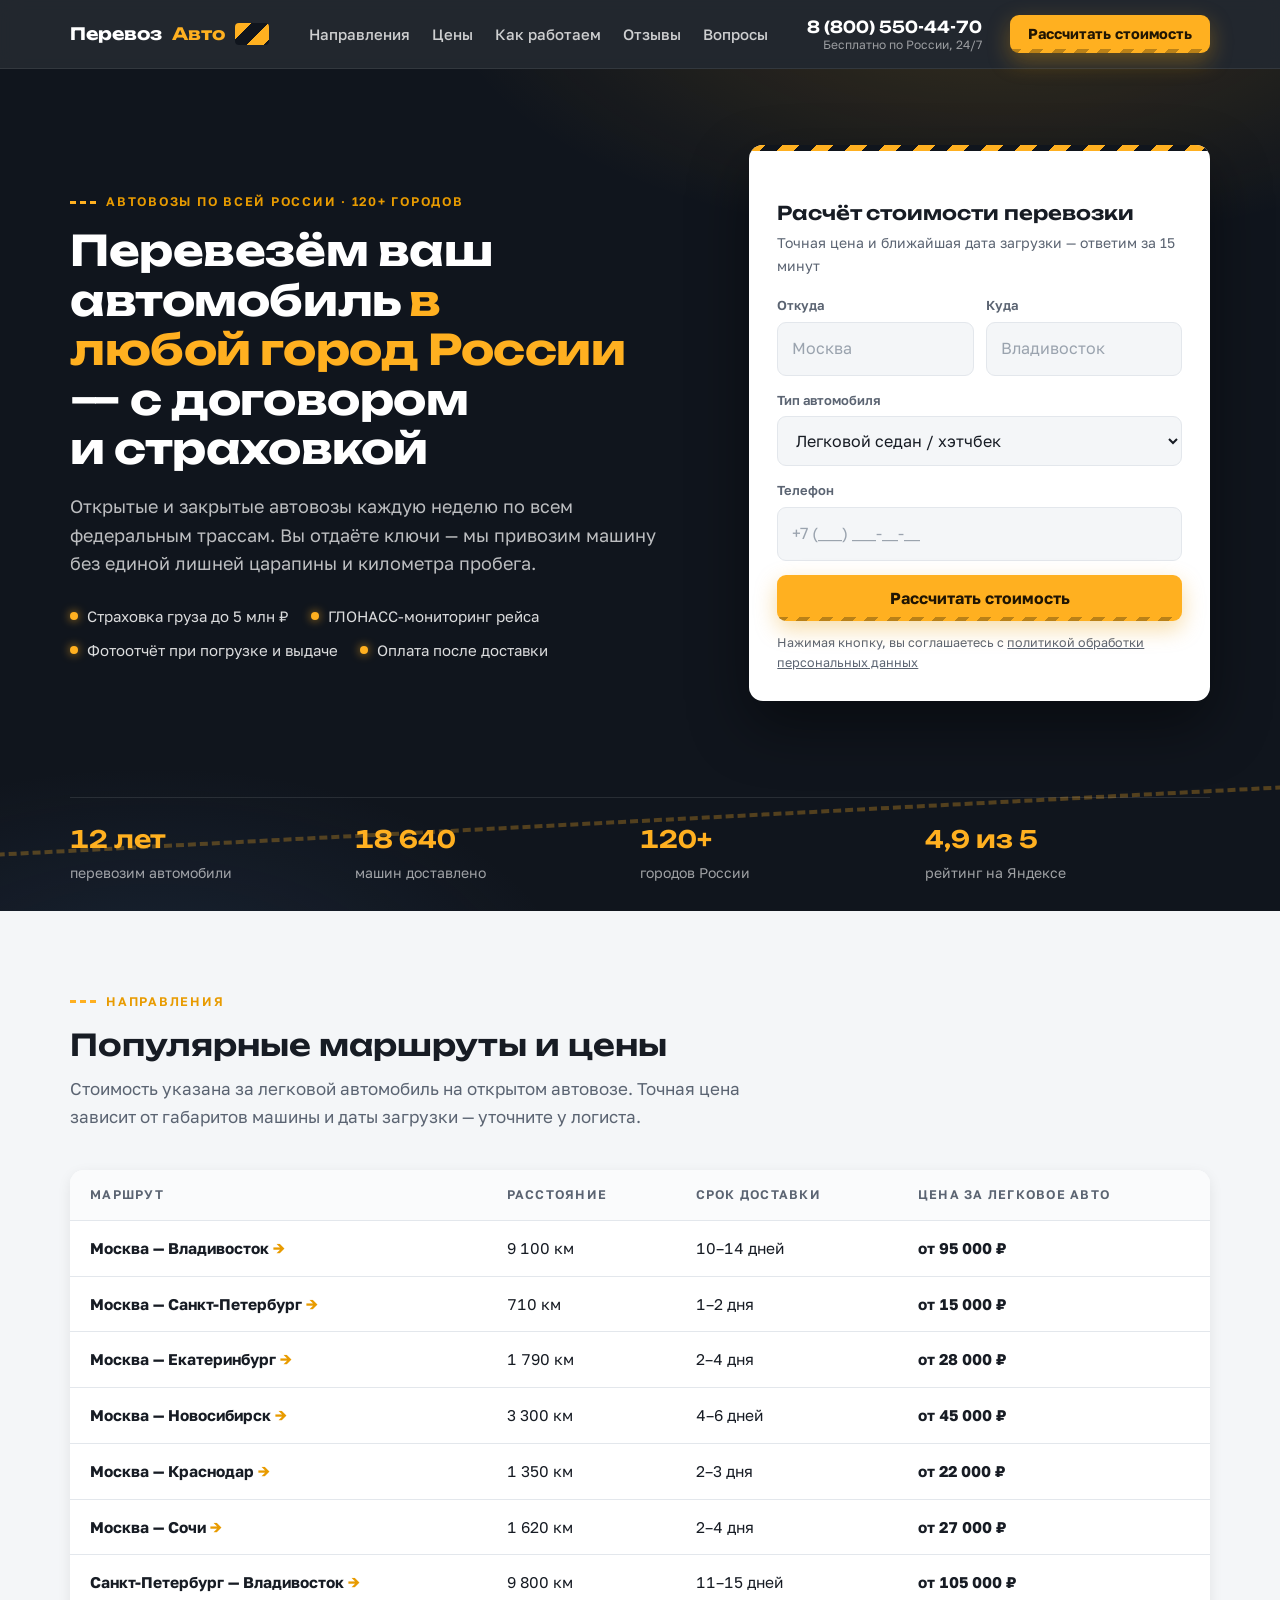
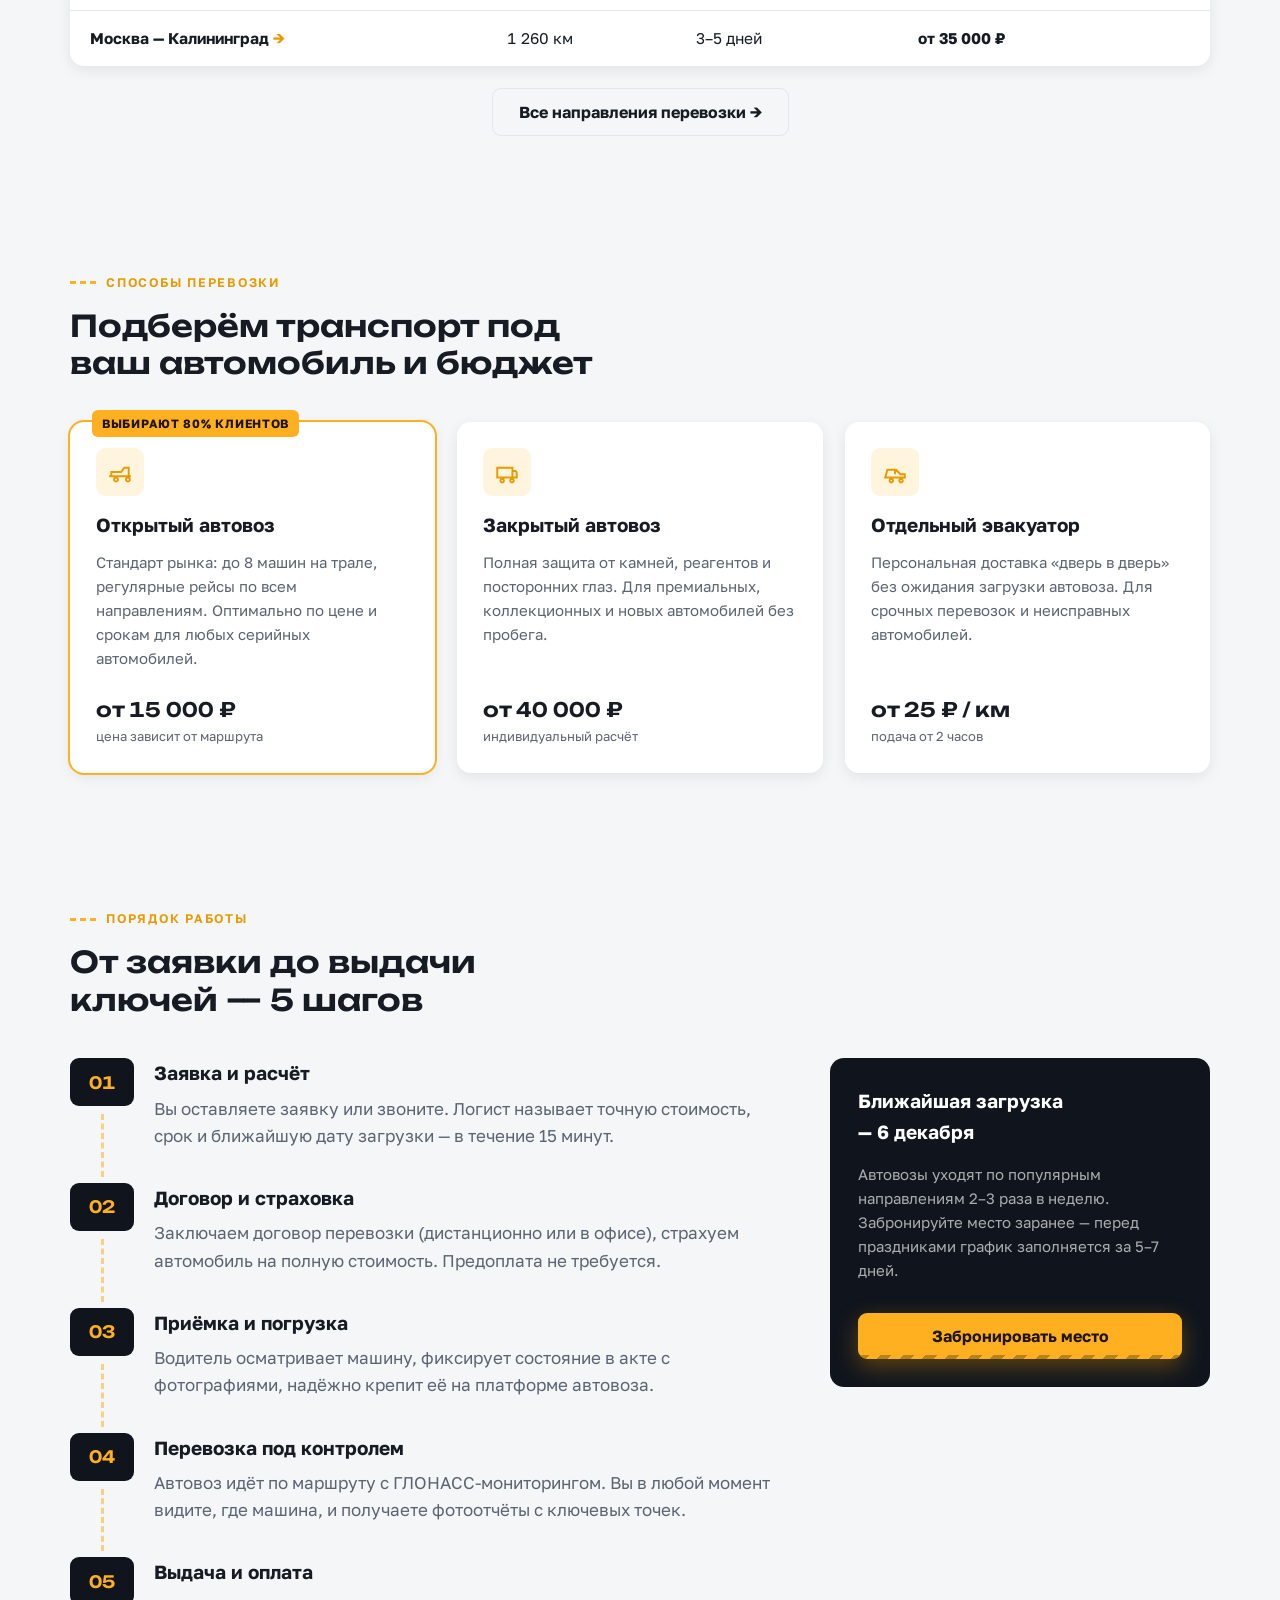
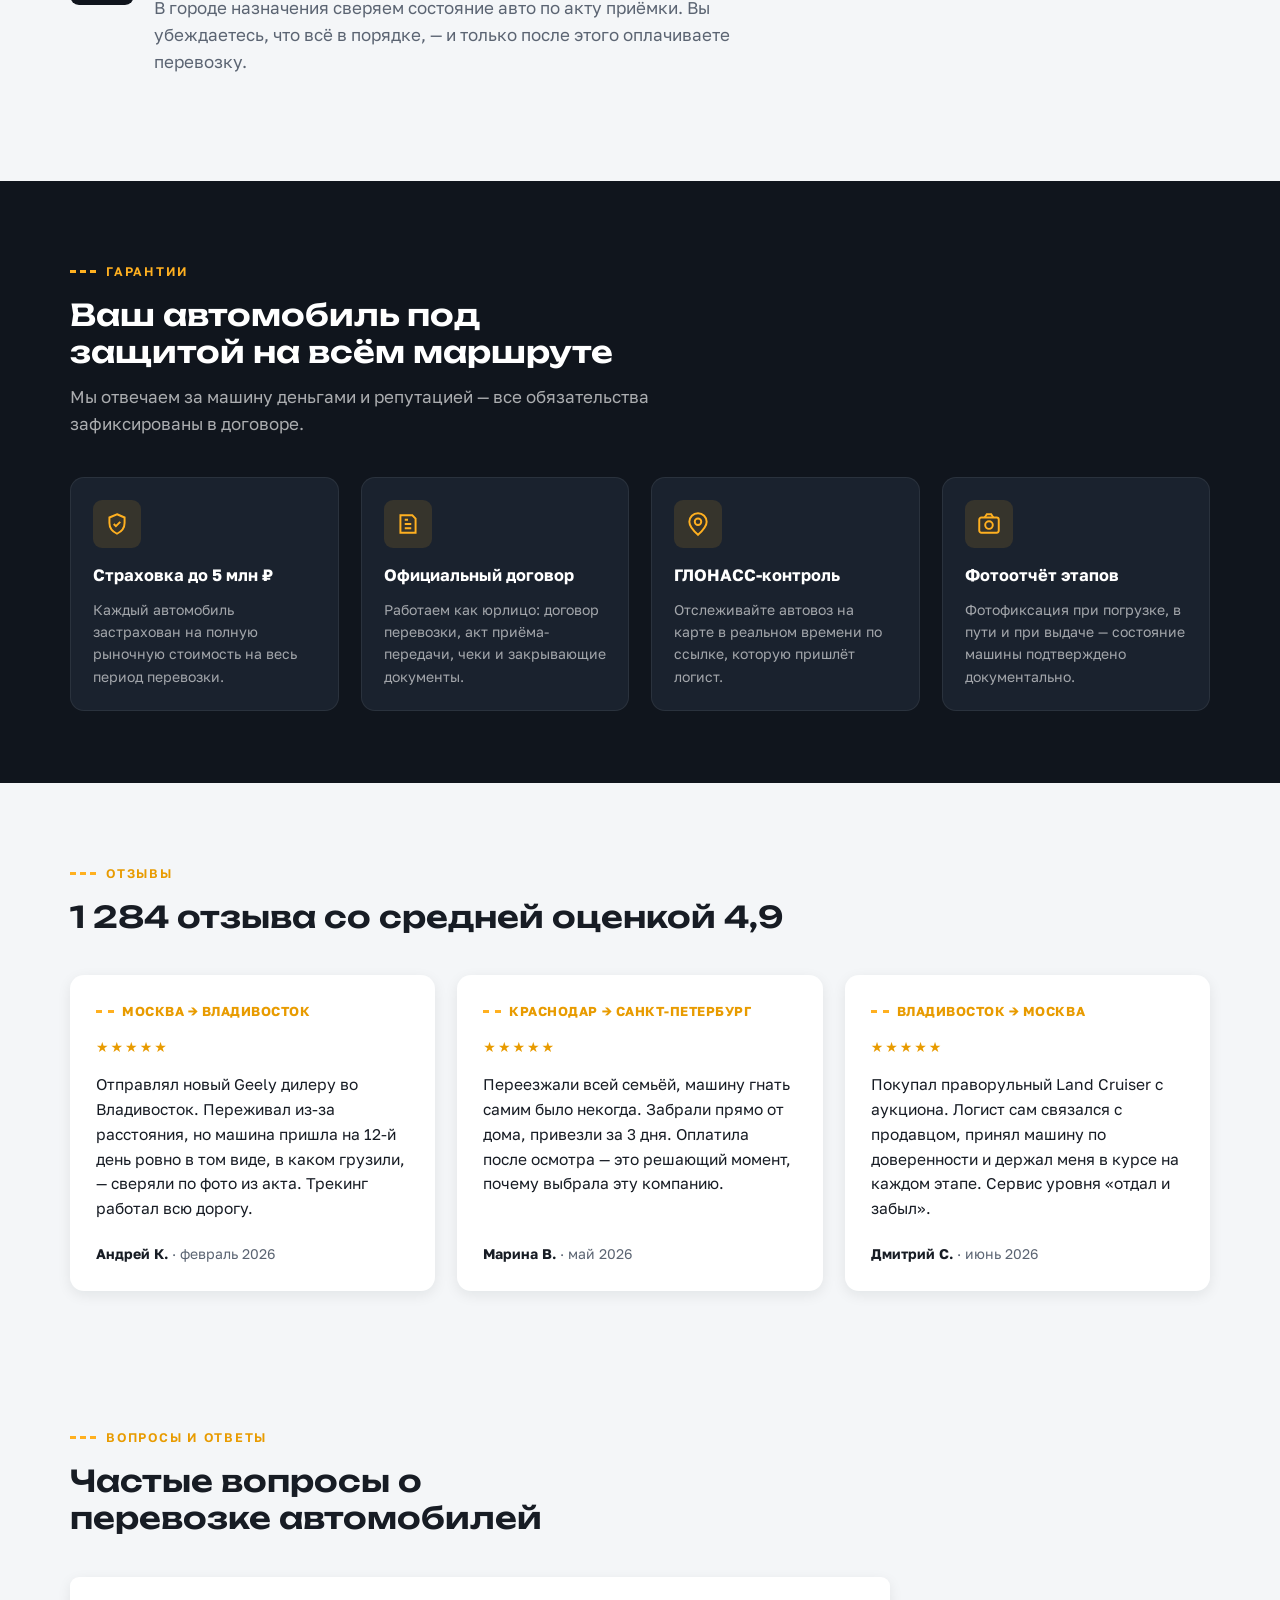
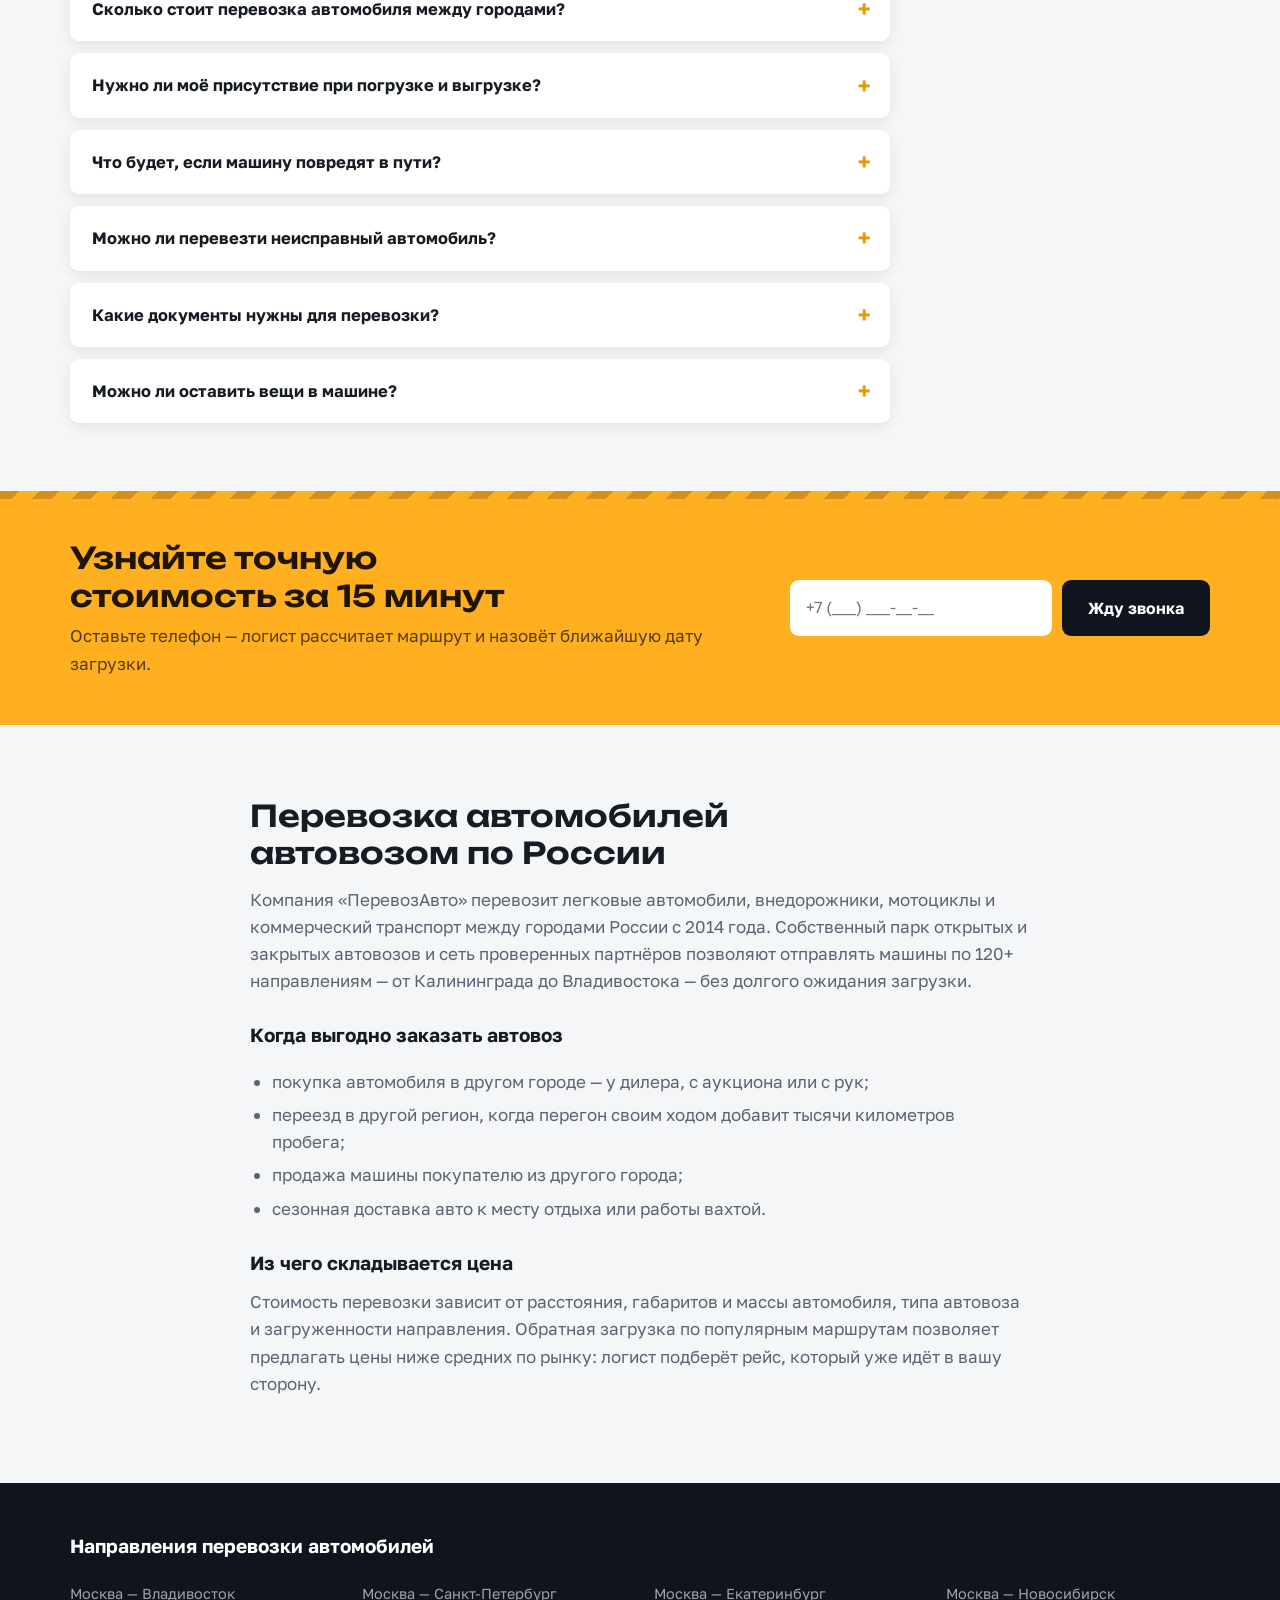
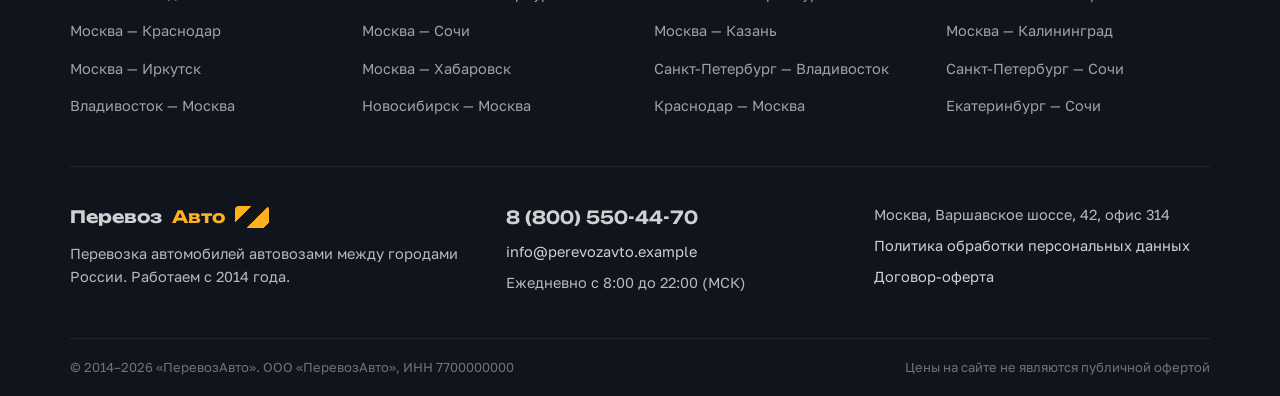
<file: index.html>
<!DOCTYPE html>
<html lang="ru">
<head>
  <meta charset="UTF-8">
  <meta name="viewport" content="width=device-width, initial-scale=1">
  <title>Перевозка автомобилей автовозом по России — цены от 15 000 ₽ | ПеревозАвто</title>
  <meta name="description" content="Перевозка автомобилей автовозом между городами России. Открытые и закрытые автовозы, страховка до 5 млн ₽, договор, ГЛОНАСС-контроль. Рассчитайте стоимость за 15 минут.">
  <link rel="canonical" href="https://perevozavto.example/">
  <meta property="og:title" content="Перевозка автомобилей автовозом по России | ПеревозАвто">
  <meta property="og:description" content="Доставим ваш автомобиль в любой город России. Страховка, договор, фотоотчёт на каждом этапе.">
  <meta property="og:type" content="website">
  <link rel="preconnect" href="https://fonts.googleapis.com">
  <link rel="preconnect" href="https://fonts.gstatic.com" crossorigin>
  <link href="https://fonts.googleapis.com/css2?family=Golos+Text:wght@400;500;600;700&family=Unbounded:wght@500;600;700&display=swap" rel="stylesheet">
  <link rel="stylesheet" href="css/style.css">
  <script type="application/ld+json">
  {
    "@context": "https://schema.org",
    "@type": "MovingCompany",
    "name": "ПеревозАвто",
    "description": "Перевозка автомобилей автовозами между городами России",
    "telephone": "+78005504470",
    "areaServed": "RU",
    "priceRange": "15000-150000 RUB",
    "aggregateRating": {
      "@type": "AggregateRating",
      "ratingValue": "4.9",
      "reviewCount": "1284"
    }
  }
  </script>
</head>
<body>

  <!-- ============ Шапка ============ -->
  <header class="header">
    <div class="container header__in">
      <a class="logo" href="/">Перевоз<b>Авто</b><span class="logo__mark" aria-hidden="true"></span></a>

      <nav class="nav" id="nav" aria-label="Основное меню">
        <a href="#routes">Направления</a>
        <a href="#services">Цены</a>
        <a href="#how">Как работаем</a>
        <a href="#reviews">Отзывы</a>
        <a href="#faq">Вопросы</a>
      </nav>

      <div class="header__phone">
        <a href="tel:+78005504470" class="num">8 (800) 550-44-70</a>
        <small>Бесплатно по России, 24/7</small>
      </div>

      <a class="btn btn--accent" href="#calc">Рассчитать стоимость</a>

      <button class="burger" id="burger" aria-label="Открыть меню" aria-expanded="false" aria-controls="nav">
        <span></span><span></span><span></span>
      </button>
    </div>
  </header>

  <!-- ============ Hero + калькулятор ============ -->
  <section class="hero">
    <div class="container">
      <div class="hero__in">
        <div>
          <div class="eyebrow">Автовозы по всей России · 120+ городов</div>
          <h1 class="h1">Перевезём ваш автомобиль <em>в любой город России</em> — с договором и страховкой</h1>
          <p class="hero__sub">Открытые и закрытые автовозы каждую неделю по всем федеральным трассам. Вы отдаёте ключи — мы привозим машину без единой лишней царапины и километра пробега.</p>
          <ul class="hero__points">
            <li>Страховка груза до 5 млн ₽</li>
            <li>ГЛОНАСС-мониторинг рейса</li>
            <li>Фотоотчёт при погрузке и выдаче</li>
            <li>Оплата после доставки</li>
          </ul>
        </div>

        <!-- Форма-калькулятор: главный конверсионный элемент -->
        <div class="calc" id="calc">
          <div class="calc__hazard" aria-hidden="true"></div>
          <div class="calc__body">
            <p class="calc__title">Расчёт стоимости перевозки</p>
            <p class="calc__note">Точная цена и ближайшая дата загрузки — ответим за 15 минут</p>
            <form data-lead-form>
              <div class="field-row">
                <div class="field">
                  <label for="city-from">Откуда</label>
                  <input id="city-from" name="city_from" list="cities" placeholder="Москва" required autocomplete="off">
                </div>
                <div class="field">
                  <label for="city-to">Куда</label>
                  <input id="city-to" name="city_to" list="cities" placeholder="Владивосток" required autocomplete="off">
                </div>
              </div>
              <div class="field">
                <label for="car-type">Тип автомобиля</label>
                <select id="car-type" name="car_type">
                  <option>Легковой седан / хэтчбек</option>
                  <option>Кроссовер / внедорожник</option>
                  <option>Минивэн / микроавтобус</option>
                  <option>Пикап</option>
                  <option>Мотоцикл / квадроцикл</option>
                  <option>Другое</option>
                </select>
              </div>
              <div class="field">
                <label for="phone">Телефон</label>
                <input id="phone" name="phone" type="tel" inputmode="tel" placeholder="+7 (___) ___-__-__" required>
              </div>
              <button type="submit" class="btn btn--accent btn--block">Рассчитать стоимость</button>
              <p class="calc__legal">Нажимая кнопку, вы соглашаетесь с <a href="#">политикой обработки персональных данных</a></p>
            </form>
          </div>
          <div class="calc__success" role="status">
            <p class="h3">Заявка принята ✓</p>
            <p>Логист уже считает ваш маршрут. Перезвоним в течение 15 минут в рабочее время.</p>
          </div>
        </div>
      </div>

      <div class="hero__stats">
        <div><b class="num">12 лет</b><span>перевозим автомобили</span></div>
        <div><b class="num">18 640</b><span>машин доставлено</span></div>
        <div><b class="num">120+</b><span>городов России</span></div>
        <div><b class="num">4,9 из 5</b><span>рейтинг на Яндексе</span></div>
      </div>
    </div>

    <datalist id="cities">
      <option value="Москва"></option>
      <option value="Санкт-Петербург"></option>
      <option value="Владивосток"></option>
      <option value="Новосибирск"></option>
      <option value="Екатеринбург"></option>
      <option value="Краснодар"></option>
      <option value="Сочи"></option>
      <option value="Казань"></option>
      <option value="Иркутск"></option>
      <option value="Хабаровск"></option>
      <option value="Калининград"></option>
      <option value="Челябинск"></option>
    </datalist>
  </section>

  <!-- ============ Популярные направления ============ -->
  <section class="section" id="routes">
    <div class="container">
      <div class="section-head">
        <div class="eyebrow">Направления</div>
        <h2 class="h2">Популярные маршруты и цены</h2>
        <p class="lead">Стоимость указана за легковой автомобиль на открытом автовозе. Точная цена зависит от габаритов машины и даты загрузки — уточните у логиста.</p>
      </div>

      <div class="routes-table-wrap">
        <table class="routes-table">
          <thead>
            <tr>
              <th scope="col">Маршрут</th>
              <th scope="col">Расстояние</th>
              <th scope="col">Срок доставки</th>
              <th scope="col">Цена за легковое авто</th>
            </tr>
          </thead>
          <tbody>
            <tr>
              <td><a class="route-link" href="avtovoz-moskva-vladivostok.html">Москва — Владивосток</a></td>
              <td>9 100 км</td>
              <td>10–14 дней</td>
              <td class="price">от 95 000 ₽</td>
            </tr>
            <tr>
              <td><a class="route-link" href="#">Москва — Санкт-Петербург</a></td>
              <td>710 км</td>
              <td>1–2 дня</td>
              <td class="price">от 15 000 ₽</td>
            </tr>
            <tr>
              <td><a class="route-link" href="#">Москва — Екатеринбург</a></td>
              <td>1 790 км</td>
              <td>2–4 дня</td>
              <td class="price">от 28 000 ₽</td>
            </tr>
            <tr>
              <td><a class="route-link" href="#">Москва — Новосибирск</a></td>
              <td>3 300 км</td>
              <td>4–6 дней</td>
              <td class="price">от 45 000 ₽</td>
            </tr>
            <tr>
              <td><a class="route-link" href="#">Москва — Краснодар</a></td>
              <td>1 350 км</td>
              <td>2–3 дня</td>
              <td class="price">от 22 000 ₽</td>
            </tr>
            <tr>
              <td><a class="route-link" href="#">Москва — Сочи</a></td>
              <td>1 620 км</td>
              <td>2–4 дня</td>
              <td class="price">от 27 000 ₽</td>
            </tr>
            <tr>
              <td><a class="route-link" href="#">Санкт-Петербург — Владивосток</a></td>
              <td>9 800 км</td>
              <td>11–15 дней</td>
              <td class="price">от 105 000 ₽</td>
            </tr>
            <tr>
              <td><a class="route-link" href="#">Москва — Калининград</a></td>
              <td>1 260 км</td>
              <td>3–5 дней</td>
              <td class="price">от 35 000 ₽</td>
            </tr>
          </tbody>
        </table>
      </div>

      <div class="routes-more">
        <a class="btn btn--ghost" href="#footer-routes">Все направления перевозки →</a>
      </div>
    </div>
  </section>

  <!-- ============ Типы перевозки ============ -->
  <section class="section section--tight" id="services">
    <div class="container">
      <div class="section-head">
        <div class="eyebrow">Способы перевозки</div>
        <h2 class="h2">Подберём транспорт под ваш автомобиль и бюджет</h2>
      </div>

      <div class="cards">
        <article class="card card--featured">
          <span class="card__tag">Выбирают 80% клиентов</span>
          <div class="card__icon" aria-hidden="true">
            <svg viewBox="0 0 24 24" fill="none" stroke="currentColor" stroke-width="1.8"><path d="M2 16h20M4 16v-4h9l3-4h4v8M6.5 19a1.8 1.8 0 1 0 0-.01M17.5 19a1.8 1.8 0 1 0 0-.01"/></svg>
          </div>
          <h3 class="h3">Открытый автовоз</h3>
          <p>Стандарт рынка: до 8 машин на трале, регулярные рейсы по всем направлениям. Оптимально по цене и срокам для любых серийных автомобилей.</p>
          <div class="card__price num">от 15 000 ₽<small>цена зависит от маршрута</small></div>
        </article>

        <article class="card">
          <div class="card__icon" aria-hidden="true">
            <svg viewBox="0 0 24 24" fill="none" stroke="currentColor" stroke-width="1.8"><path d="M3 8h14v9H3zM17 11h3l1 2v4h-4M6 20a1.6 1.6 0 1 0 0-.01M15 20a1.6 1.6 0 1 0 0-.01"/></svg>
          </div>
          <h3 class="h3">Закрытый автовоз</h3>
          <p>Полная защита от камней, реагентов и посторонних глаз. Для премиальных, коллекционных и новых автомобилей без пробега.</p>
          <div class="card__price num">от 40 000 ₽<small>индивидуальный расчёт</small></div>
        </article>

        <article class="card">
          <div class="card__icon" aria-hidden="true">
            <svg viewBox="0 0 24 24" fill="none" stroke="currentColor" stroke-width="1.8"><path d="M2 17h20M3 17l2-7h8l4 4h4v3M7 20a1.6 1.6 0 1 0 0-.01M16 20a1.6 1.6 0 1 0 0-.01M12 10v4"/></svg>
          </div>
          <h3 class="h3">Отдельный эвакуатор</h3>
          <p>Персональная доставка «дверь в дверь» без ожидания загрузки автовоза. Для срочных перевозок и неисправных автомобилей.</p>
          <div class="card__price num">от 25 ₽ / км<small>подача от 2 часов</small></div>
        </article>
      </div>
    </div>
  </section>

  <!-- ============ Как работаем ============ -->
  <section class="section" id="how">
    <div class="container">
      <div class="section-head">
        <div class="eyebrow">Порядок работы</div>
        <h2 class="h2">От заявки до выдачи ключей — 5 шагов</h2>
      </div>

      <div class="steps-grid">
        <ol class="steps">
          <li class="step">
            <div class="step__pin num" aria-hidden="true">01</div>
            <div class="step__body">
              <h3 class="h3">Заявка и расчёт</h3>
              <p>Вы оставляете заявку или звоните. Логист называет точную стоимость, срок и ближайшую дату загрузки — в течение 15 минут.</p>
            </div>
          </li>
          <li class="step">
            <div class="step__pin num" aria-hidden="true">02</div>
            <div class="step__body">
              <h3 class="h3">Договор и страховка</h3>
              <p>Заключаем договор перевозки (дистанционно или в офисе), страхуем автомобиль на полную стоимость. Предоплата не требуется.</p>
            </div>
          </li>
          <li class="step">
            <div class="step__pin num" aria-hidden="true">03</div>
            <div class="step__body">
              <h3 class="h3">Приёмка и погрузка</h3>
              <p>Водитель осматривает машину, фиксирует состояние в акте с фотографиями, надёжно крепит её на платформе автовоза.</p>
            </div>
          </li>
          <li class="step">
            <div class="step__pin num" aria-hidden="true">04</div>
            <div class="step__body">
              <h3 class="h3">Перевозка под контролем</h3>
              <p>Автовоз идёт по маршруту с ГЛОНАСС-мониторингом. Вы в любой момент видите, где машина, и получаете фотоотчёты с ключевых точек.</p>
            </div>
          </li>
          <li class="step">
            <div class="step__pin num" aria-hidden="true">05</div>
            <div class="step__body">
              <h3 class="h3">Выдача и оплата</h3>
              <p>В городе назначения сверяем состояние авто по акту приёмки. Вы убеждаетесь, что всё в порядке, — и только после этого оплачиваете перевозку.</p>
            </div>
          </li>
        </ol>

        <aside class="steps-aside">
          <h3 class="h3">Ближайшая загрузка — <span data-next-load>уточняется</span></h3>
          <p>Автовозы уходят по популярным направлениям 2–3 раза в неделю. Забронируйте место заранее — перед праздниками график заполняется за 5–7 дней.</p>
          <a class="btn btn--accent btn--block" href="#calc">Забронировать место</a>
        </aside>
      </div>
    </div>
  </section>

  <!-- ============ Гарантии ============ -->
  <section class="section assure">
    <div class="container">
      <div class="section-head">
        <div class="eyebrow">Гарантии</div>
        <h2 class="h2">Ваш автомобиль под защитой на всём маршруте</h2>
        <p class="lead">Мы отвечаем за машину деньгами и репутацией — все обязательства зафиксированы в договоре.</p>
      </div>

      <div class="cards cards--4">
        <article class="card">
          <div class="card__icon" aria-hidden="true">
            <svg viewBox="0 0 24 24" fill="none" stroke="currentColor" stroke-width="1.8"><path d="M12 3l7 3v5c0 4.5-3 8-7 10-4-2-7-5.5-7-10V6z"/><path d="M9 12l2 2 4-4"/></svg>
          </div>
          <h3 class="h3">Страховка до 5 млн ₽</h3>
          <p>Каждый автомобиль застрахован на полную рыночную стоимость на весь период перевозки.</p>
        </article>
        <article class="card">
          <div class="card__icon" aria-hidden="true">
            <svg viewBox="0 0 24 24" fill="none" stroke="currentColor" stroke-width="1.8"><path d="M5 4h11l3 3v13H5z"/><path d="M9 12h6M9 16h6M9 8h3"/></svg>
          </div>
          <h3 class="h3">Официальный договор</h3>
          <p>Работаем как юрлицо: договор перевозки, акт приёма-передачи, чеки и закрывающие документы.</p>
        </article>
        <article class="card">
          <div class="card__icon" aria-hidden="true">
            <svg viewBox="0 0 24 24" fill="none" stroke="currentColor" stroke-width="1.8"><circle cx="12" cy="10" r="3"/><path d="M12 2a8 8 0 0 1 8 8c0 5-8 12-8 12S4 15 4 10a8 8 0 0 1 8-8z"/></svg>
          </div>
          <h3 class="h3">ГЛОНАСС-контроль</h3>
          <p>Отслеживайте автовоз на карте в реальном времени по ссылке, которую пришлёт логист.</p>
        </article>
        <article class="card">
          <div class="card__icon" aria-hidden="true">
            <svg viewBox="0 0 24 24" fill="none" stroke="currentColor" stroke-width="1.8"><rect x="3" y="6" width="18" height="14" rx="2"/><path d="M8 6l2-3h4l2 3"/><circle cx="12" cy="13" r="3.5"/></svg>
          </div>
          <h3 class="h3">Фотоотчёт этапов</h3>
          <p>Фотофиксация при погрузке, в пути и при выдаче — состояние машины подтверждено документально.</p>
        </article>
      </div>
    </div>
  </section>

  <!-- ============ Отзывы ============ -->
  <section class="section" id="reviews">
    <div class="container">
      <div class="section-head">
        <div class="eyebrow">Отзывы</div>
        <h2 class="h2">1 284 отзыва со средней оценкой 4,9</h2>
      </div>

      <div class="cards">
        <article class="card review">
          <span class="review__route">Москва → Владивосток</span>
          <div class="review__stars" aria-label="Оценка 5 из 5">★★★★★</div>
          <p>Отправлял новый Geely дилеру во Владивосток. Переживал из-за расстояния, но машина пришла на 12-й день ровно в том виде, в каком грузили, — сверяли по фото из акта. Трекинг работал всю дорогу.</p>
          <div class="review__who"><b>Андрей К.</b> · февраль 2026</div>
        </article>
        <article class="card review">
          <span class="review__route">Краснодар → Санкт-Петербург</span>
          <div class="review__stars" aria-label="Оценка 5 из 5">★★★★★</div>
          <p>Переезжали всей семьёй, машину гнать самим было некогда. Забрали прямо от дома, привезли за 3 дня. Оплатила после осмотра — это решающий момент, почему выбрала эту компанию.</p>
          <div class="review__who"><b>Марина В.</b> · май 2026</div>
        </article>
        <article class="card review">
          <span class="review__route">Владивосток → Москва</span>
          <div class="review__stars" aria-label="Оценка 5 из 5">★★★★★</div>
          <p>Покупал праворульный Land Cruiser с аукциона. Логист сам связался с продавцом, принял машину по доверенности и держал меня в курсе на каждом этапе. Сервис уровня «отдал и забыл».</p>
          <div class="review__who"><b>Дмитрий С.</b> · июнь 2026</div>
        </article>
      </div>
    </div>
  </section>

  <!-- ============ FAQ ============ -->
  <section class="section section--tight" id="faq">
    <div class="container">
      <div class="section-head">
        <div class="eyebrow">Вопросы и ответы</div>
        <h2 class="h2">Частые вопросы о перевозке автомобилей</h2>
      </div>

      <div class="faq">
        <details>
          <summary>Сколько стоит перевозка автомобиля между городами?</summary>
          <div>
            <p>Цена зависит от маршрута, габаритов автомобиля и типа автовоза. Ориентиры: Москва — Санкт-Петербург от 15 000 ₽, Москва — Екатеринбург от 28 000 ₽, Москва — Владивосток от 95 000 ₽. Точную стоимость логист назовёт за 15 минут после заявки.</p>
          </div>
        </details>
        <details>
          <summary>Нужно ли моё присутствие при погрузке и выгрузке?</summary>
          <div>
            <p>Нет. Передать и принять автомобиль может любой человек по простой доверенности — родственник, покупатель, менеджер автосалона. Мы часто забираем машины прямо с аукционов и у дилеров.</p>
          </div>
        </details>
        <details>
          <summary>Что будет, если машину повредят в пути?</summary>
          <div>
            <p>Каждый автомобиль застрахован на полную стоимость, а его состояние зафиксировано в акте с фотографиями при погрузке. Любое расхождение при выдаче — страховой случай, ущерб компенсируется страховой компанией.</p>
          </div>
        </details>
        <details>
          <summary>Можно ли перевезти неисправный автомобиль?</summary>
          <div>
            <p>Да, если автомобиль катится и управляется — погрузим лебёдкой без доплат по большинству направлений. Для полностью обездвиженных машин подберём эвакуатор или автовоз с гидробортом.</p>
          </div>
        </details>
        <details>
          <summary>Какие документы нужны для перевозки?</summary>
          <div>
            <p>Достаточно СТС или ПТС (можно копию) и вашего паспорта. Автомобиль перевозится как груз, поэтому ОСАГО и присутствие владельца не требуются.</p>
          </div>
        </details>
        <details>
          <summary>Можно ли оставить вещи в машине?</summary>
          <div>
            <p>Да, в багажнике и салоне можно перевезти до 100 кг личных вещей бесплатно. Ценности и документы рекомендуем не оставлять — они не покрываются страховкой груза.</p>
          </div>
        </details>
      </div>
    </div>
  </section>

  <script type="application/ld+json">
  {
    "@context": "https://schema.org",
    "@type": "FAQPage",
    "mainEntity": [
      {
        "@type": "Question",
        "name": "Сколько стоит перевозка автомобиля между городами?",
        "acceptedAnswer": { "@type": "Answer", "text": "Цена зависит от маршрута, габаритов автомобиля и типа автовоза. Москва — Санкт-Петербург от 15 000 ₽, Москва — Екатеринбург от 28 000 ₽, Москва — Владивосток от 95 000 ₽." }
      },
      {
        "@type": "Question",
        "name": "Нужно ли моё присутствие при погрузке и выгрузке?",
        "acceptedAnswer": { "@type": "Answer", "text": "Нет, передать и принять автомобиль может любой человек по простой доверенности." }
      },
      {
        "@type": "Question",
        "name": "Что будет, если машину повредят в пути?",
        "acceptedAnswer": { "@type": "Answer", "text": "Каждый автомобиль застрахован на полную стоимость, состояние фиксируется в акте с фото. Ущерб компенсирует страховая компания." }
      },
      {
        "@type": "Question",
        "name": "Можно ли перевезти неисправный автомобиль?",
        "acceptedAnswer": { "@type": "Answer", "text": "Да, если автомобиль катится — погрузим лебёдкой. Для обездвиженных машин подберём эвакуатор или автовоз с гидробортом." }
      }
    ]
  }
  </script>

  <!-- ============ CTA-полоса ============ -->
  <section class="cta-band">
    <div class="container cta-band__in">
      <div>
        <h2 class="h2">Узнайте точную стоимость за 15 минут</h2>
        <p>Оставьте телефон — логист рассчитает маршрут и назовёт ближайшую дату загрузки.</p>
      </div>
      <form class="cta-band__form" data-lead-form>
        <label class="visually-hidden" for="cta-phone" hidden>Телефон</label>
        <input id="cta-phone" name="phone" type="tel" inputmode="tel" placeholder="+7 (___) ___-__-__" required>
        <button type="submit" class="btn">Жду звонка</button>
      </form>
    </div>
  </section>

  <!-- ============ SEO-текст ============ -->
  <section class="section">
    <div class="container seo-text">
      <h2 class="h2">Перевозка автомобилей автовозом по России</h2>
      <p>Компания «ПеревозАвто» перевозит легковые автомобили, внедорожники, мотоциклы и коммерческий транспорт между городами России с 2014 года. Собственный парк открытых и закрытых автовозов и сеть проверенных партнёров позволяют отправлять машины по 120+ направлениям — от Калининграда до Владивостока — без долгого ожидания загрузки.</p>
      <h3 class="h3">Когда выгодно заказать автовоз</h3>
      <ul>
        <li>покупка автомобиля в другом городе — у дилера, с аукциона или с рук;</li>
        <li>переезд в другой регион, когда перегон своим ходом добавит тысячи километров пробега;</li>
        <li>продажа машины покупателю из другого города;</li>
        <li>сезонная доставка авто к месту отдыха или работы вахтой.</li>
      </ul>
      <h3 class="h3">Из чего складывается цена</h3>
      <p>Стоимость перевозки зависит от расстояния, габаритов и массы автомобиля, типа автовоза и загруженности направления. Обратная загрузка по популярным маршрутам позволяет предлагать цены ниже средних по рынку: логист подберёт рейс, который уже идёт в вашу сторону.</p>
    </div>
  </section>

  <!-- ============ Футер ============ -->
  <footer class="footer">
    <div class="container">
      <div class="footer__routes" id="footer-routes">
        <h3 class="h3">Направления перевозки автомобилей</h3>
        <div class="footer__routes-grid">
          <a href="avtovoz-moskva-vladivostok.html">Москва — Владивосток</a>
          <a href="#">Москва — Санкт-Петербург</a>
          <a href="#">Москва — Екатеринбург</a>
          <a href="#">Москва — Новосибирск</a>
          <a href="#">Москва — Краснодар</a>
          <a href="#">Москва — Сочи</a>
          <a href="#">Москва — Казань</a>
          <a href="#">Москва — Калининград</a>
          <a href="#">Москва — Иркутск</a>
          <a href="#">Москва — Хабаровск</a>
          <a href="#">Санкт-Петербург — Владивосток</a>
          <a href="#">Санкт-Петербург — Сочи</a>
          <a href="#">Владивосток — Москва</a>
          <a href="#">Новосибирск — Москва</a>
          <a href="#">Краснодар — Москва</a>
          <a href="#">Екатеринбург — Сочи</a>
        </div>
      </div>

      <div class="footer__main">
        <div>
          <a class="logo" href="/">Перевоз<b>Авто</b><span class="logo__mark" aria-hidden="true"></span></a>
          <p>Перевозка автомобилей автовозами между городами России. Работаем с 2014 года.</p>
        </div>
        <div>
          <p class="footer__phone num"><a href="tel:+78005504470">8 (800) 550-44-70</a></p>
          <p><a href="mailto:info@perevozavto.example">info@perevozavto.example</a></p>
          <p>Ежедневно с 8:00 до 22:00 (МСК)</p>
        </div>
        <div>
          <p>Москва, Варшавское шоссе, 42, офис 314</p>
          <p><a href="#">Политика обработки персональных данных</a></p>
          <p><a href="#">Договор-оферта</a></p>
        </div>
      </div>

      <div class="footer__bottom">
        <span>© 2014–2026 «ПеревозАвто». ООО «ПеревозАвто», ИНН 7700000000</span>
        <span>Цены на сайте не являются публичной офертой</span>
      </div>
    </div>
  </footer>

  <!-- ============ Липкая мобильная CTA ============ -->
  <div class="sticky-cta">
    <a class="btn btn--call num" href="tel:+78005504470">📞 Позвонить</a>
    <a class="btn btn--accent" href="#calc">Рассчитать стоимость</a>
  </div>

  <script src="js/main.js"></script>
</body>
</html>
</file>
<file: css/style.css>
/* ============================================================
   ПеревозАвто — лендинг перевозки автомобилей между городами
   Концепция: «ночная трасса» — асфальт, янтарная разметка, фары
   ============================================================ */

:root {
  /* Палитра */
  --night: #10151d;        /* мокрый асфальт, hero */
  --night-2: #1a222e;      /* асфальт светлее, карточки на тёмном */
  --night-3: #232d3c;
  --ink: #171c24;          /* основной текст */
  --muted: #5b6472;        /* вторичный текст */
  --paper: #f4f6f8;        /* холодный светлый фон */
  --card: #ffffff;
  --line: #e3e7ec;
  --accent: #ffb020;       /* янтарь: фары, разметка */
  --accent-deep: #e89b00;
  --accent-ink: #201503;   /* текст на янтарном */
  --success: #2e9e5b;
  --danger: #d64545;

  /* Типографика */
  --font-display: 'Unbounded', 'Arial Black', system-ui, sans-serif;
  --font-body: 'Golos Text', 'Segoe UI', system-ui, sans-serif;

  /* Геометрия */
  --radius: 14px;
  --radius-s: 9px;
  --container: 1180px;
  --shadow: 0 10px 34px rgba(16, 21, 29, .10);
  --shadow-s: 0 4px 14px rgba(16, 21, 29, .08);

  /* Сигнальная лента (амбер-штриховка автовоза) */
  --hazard: repeating-linear-gradient(135deg,
      var(--accent) 0 12px, var(--night) 12px 24px);
}

/* ---------- База ---------- */

*, *::before, *::after { box-sizing: border-box; }

html { scroll-behavior: smooth; }
@media (prefers-reduced-motion: reduce) {
  html { scroll-behavior: auto; }
  *, *::before, *::after { animation: none !important; transition: none !important; }
}

body {
  margin: 0;
  font-family: var(--font-body);
  font-size: 17px;
  line-height: 1.6;
  color: var(--ink);
  background: var(--paper);
  -webkit-font-smoothing: antialiased;
}

img { max-width: 100%; display: block; }

a { color: inherit; }
a:focus-visible, button:focus-visible, input:focus-visible, select:focus-visible {
  outline: 3px solid var(--accent);
  outline-offset: 2px;
}

.container {
  max-width: var(--container);
  margin-inline: auto;
  padding-inline: 20px;
}

.section { padding-block: 72px; }
.section--tight { padding-block: 56px; }

/* Заголовки */
h1, h2, h3 { margin: 0; text-wrap: balance; }

.h1 {
  font-family: var(--font-display);
  font-weight: 700;
  font-size: clamp(26px, 4vw, 42px);
  line-height: 1.18;
  letter-spacing: -.01em;
}

.h2 {
  font-family: var(--font-display);
  font-weight: 600;
  font-size: clamp(21px, 2.8vw, 30px);
  line-height: 1.25;
}

.h3 {
  font-family: var(--font-body);
  font-weight: 700;
  font-size: 19px;
}

.eyebrow {
  display: inline-flex;
  align-items: center;
  gap: 10px;
  font-size: 12.5px;
  font-weight: 600;
  letter-spacing: .14em;
  text-transform: uppercase;
  color: var(--accent-deep);
  margin-bottom: 14px;
}
.eyebrow::before {
  content: "";
  width: 26px;
  height: 0;
  border-top: 3px dashed var(--accent);
}

.lead { color: var(--muted); max-width: 62ch; }

.section-head { max-width: 760px; margin-bottom: 40px; }
.section-head .lead { margin-top: 12px; }

.num { font-variant-numeric: tabular-nums; }

/* ---------- Кнопки ---------- */

.btn {
  display: inline-flex;
  align-items: center;
  justify-content: center;
  gap: 10px;
  padding: 15px 26px;
  border: 0;
  border-radius: var(--radius-s);
  font-family: var(--font-body);
  font-size: 16px;
  font-weight: 700;
  line-height: 1;
  text-decoration: none;
  cursor: pointer;
  transition: transform .15s ease, box-shadow .15s ease, background .15s ease;
}
.btn:active { transform: translateY(1px); }

.btn--accent {
  position: relative;
  background: var(--accent);
  color: var(--accent-ink);
  box-shadow: 0 8px 22px rgba(232, 155, 0, .35);
  overflow: hidden;
}
.btn--accent:hover { background: #ffc043; }
/* сигнальная лента по нижней кромке CTA */
.btn--accent::after {
  content: "";
  position: absolute;
  left: 0; right: 0; bottom: 0;
  height: 4px;
  background: repeating-linear-gradient(135deg,
      rgba(23, 18, 3, .85) 0 8px, transparent 8px 16px);
  opacity: .35;
}

.btn--ghost {
  background: transparent;
  color: var(--ink);
  border: 1.5px solid var(--line);
}
.btn--ghost:hover { border-color: var(--muted); }

.btn--ghost-light {
  background: transparent;
  color: #fff;
  border: 1.5px solid rgba(255, 255, 255, .28);
}
.btn--ghost-light:hover { border-color: rgba(255, 255, 255, .6); }

.btn--block { width: 100%; }

/* ---------- Шапка ---------- */

.header {
  position: sticky;
  top: 0;
  z-index: 60;
  background: rgba(16, 21, 29, .92);
  backdrop-filter: blur(10px);
  color: #fff;
  border-bottom: 1px solid rgba(255, 255, 255, .08);
}

.header__in {
  display: flex;
  align-items: center;
  gap: 28px;
  min-height: 68px;
}

.logo {
  display: flex;
  align-items: center;
  gap: 10px;
  font-family: var(--font-display);
  font-weight: 700;
  font-size: 17px;
  color: #fff;
  text-decoration: none;
  white-space: nowrap;
}
.logo__mark {
  width: 34px;
  height: 22px;
  border-radius: 4px;
  background: var(--hazard);
  flex: none;
}
.logo b { color: var(--accent); font-weight: inherit; }

.nav { display: flex; gap: 22px; margin-inline: auto; }
.nav a {
  font-size: 15px;
  font-weight: 500;
  color: rgba(255, 255, 255, .78);
  text-decoration: none;
  padding-block: 6px;
}
.nav a:hover { color: #fff; }

.header__phone {
  text-align: right;
  line-height: 1.25;
  white-space: nowrap;
}
.header__phone a {
  font-family: var(--font-display);
  font-weight: 600;
  font-size: 16.5px;
  color: #fff;
  text-decoration: none;
}
.header__phone a:hover { color: var(--accent); }
.header__phone small {
  display: block;
  font-size: 12px;
  color: rgba(255, 255, 255, .55);
}

.header .btn { padding: 12px 18px; font-size: 14.5px; }

.burger {
  display: none;
  flex-direction: column;
  gap: 5px;
  background: none;
  border: 0;
  padding: 10px;
  cursor: pointer;
}
.burger span {
  width: 24px; height: 2.5px;
  background: #fff;
  border-radius: 2px;
}

/* ---------- Hero: ночная трасса ---------- */

.hero {
  position: relative;
  background:
    radial-gradient(900px 420px at 78% -10%, rgba(255, 176, 32, .17), transparent 62%),
    radial-gradient(700px 380px at 12% 110%, rgba(66, 100, 150, .18), transparent 60%),
    var(--night);
  color: #fff;
  overflow: hidden;
}

/* осевая разметка дороги */
.hero::before {
  content: "";
  position: absolute;
  left: -5%; right: -5%;
  bottom: 88px;
  height: 0;
  border-top: 4px dashed rgba(255, 176, 32, .28);
  transform: rotate(-3deg);
  pointer-events: none;
}

.hero__in {
  position: relative;
  display: grid;
  grid-template-columns: 1.15fr .85fr;
  gap: 56px;
  align-items: center;
  padding-block: 76px 96px;
}

.hero .h1 { color: #fff; }
.hero .h1 em {
  font-style: normal;
  color: var(--accent);
}

.hero__sub {
  margin-top: 18px;
  font-size: 18px;
  color: rgba(255, 255, 255, .72);
  max-width: 54ch;
}

.hero__points {
  list-style: none;
  margin: 26px 0 0;
  padding: 0;
  display: flex;
  flex-wrap: wrap;
  gap: 10px 22px;
}
.hero__points li {
  display: flex;
  align-items: center;
  gap: 9px;
  font-size: 15px;
  color: rgba(255, 255, 255, .85);
}
.hero__points li::before {
  content: "";
  width: 8px; height: 8px;
  border-radius: 50%;
  background: var(--accent);
  box-shadow: 0 0 10px rgba(255, 176, 32, .8);
  flex: none;
}

/* Статистика под hero */
.hero__stats {
  position: relative;
  display: grid;
  grid-template-columns: repeat(4, 1fr);
  border-top: 1px solid rgba(255, 255, 255, .1);
}
.hero__stats > div { padding: 22px 24px 26px 0; }
.hero__stats b {
  display: block;
  font-family: var(--font-display);
  font-weight: 600;
  font-size: 24px;
  color: var(--accent);
  font-variant-numeric: tabular-nums;
}
.hero__stats span { font-size: 14px; color: rgba(255, 255, 255, .6); }

/* ---------- Калькулятор (форма заявки) ---------- */

.calc {
  background: var(--card);
  color: var(--ink);
  border-radius: var(--radius);
  box-shadow: 0 24px 60px rgba(0, 0, 0, .45);
  overflow: hidden;
}
.calc__hazard { height: 6px; background: var(--hazard); }
.calc__body { padding: 28px; }

.calc__title {
  font-family: var(--font-display);
  font-weight: 600;
  font-size: 19px;
  margin-bottom: 4px;
}
.calc__note { font-size: 14px; color: var(--muted); margin: 0 0 18px; }

.field { margin-bottom: 14px; }
.field label {
  display: block;
  font-size: 13px;
  font-weight: 600;
  color: var(--muted);
  margin-bottom: 6px;
}
.field input, .field select {
  width: 100%;
  padding: 13px 14px;
  font: inherit;
  font-size: 16px;
  color: var(--ink);
  background: var(--paper);
  border: 1.5px solid var(--line);
  border-radius: var(--radius-s);
  transition: border-color .15s ease;
}
.field input:focus, .field select:focus { border-color: var(--accent); outline: none; }
.field input::placeholder { color: #9aa3ae; }

.field-row {
  display: grid;
  grid-template-columns: 1fr 1fr;
  gap: 12px;
}

.calc__legal {
  margin: 12px 0 0;
  font-size: 12.5px;
  color: var(--muted);
}
.calc__legal a { color: var(--muted); }

.calc__success {
  display: none;
  padding: 34px 28px;
  text-align: center;
}
.calc__success .h3 { margin-bottom: 8px; }
.calc__success p { color: var(--muted); margin: 0; }
.calc.is-sent .calc__body { display: none; }
.calc.is-sent .calc__success { display: block; }

/* ---------- Маршруты ---------- */

.routes-table-wrap {
  background: var(--card);
  border-radius: var(--radius);
  box-shadow: var(--shadow-s);
  overflow-x: auto;
}

.routes-table {
  width: 100%;
  min-width: 720px;
  border-collapse: collapse;
  font-size: 15.5px;
}
.routes-table th, .routes-table td {
  padding: 15px 20px;
  text-align: left;
  border-bottom: 1px solid var(--line);
}
.routes-table th {
  font-size: 12.5px;
  font-weight: 600;
  letter-spacing: .1em;
  text-transform: uppercase;
  color: var(--muted);
  background: #fafbfc;
}
.routes-table td { font-variant-numeric: tabular-nums; }
.routes-table tr:last-child td { border-bottom: 0; }
.routes-table tr:hover td { background: #fffdf5; }

.routes-table .route-link {
  font-weight: 700;
  text-decoration: none;
  color: var(--ink);
}
.routes-table .route-link:hover { color: var(--accent-deep); }
.routes-table .route-link::after { content: " →"; color: var(--accent-deep); }

.routes-table .price { font-weight: 700; white-space: nowrap; }

.routes-more {
  margin-top: 22px;
  display: flex;
  justify-content: center;
}

/* ---------- Этапы: дорожная линия ---------- */

.steps {
  list-style: none;
  margin: 0;
  padding: 0;
  display: grid;
  gap: 0;
}
.step {
  position: relative;
  display: grid;
  grid-template-columns: 64px 1fr;
  gap: 20px;
  padding-bottom: 34px;
}
/* осевая линия между точками */
.step:not(:last-child)::before {
  content: "";
  position: absolute;
  left: 31px;
  top: 56px;
  bottom: 6px;
  border-left: 3px dashed var(--accent);
  opacity: .55;
}
.step__pin {
  width: 64px; height: 48px;
  border-radius: var(--radius-s);
  background: var(--night);
  color: var(--accent);
  font-family: var(--font-display);
  font-weight: 600;
  font-size: 17px;
  display: flex;
  align-items: center;
  justify-content: center;
  font-variant-numeric: tabular-nums;
}
.step__body .h3 { margin-bottom: 6px; }
.step__body p { margin: 0; color: var(--muted); max-width: 58ch; }

.steps-grid {
  display: grid;
  grid-template-columns: 1fr 380px;
  gap: 56px;
  align-items: start;
}

.steps-aside {
  position: sticky;
  top: 96px;
  background: var(--night);
  color: #fff;
  border-radius: var(--radius);
  padding: 28px;
}
.steps-aside .h3 { color: #fff; margin-bottom: 10px; }
.steps-aside p { color: rgba(255, 255, 255, .65); font-size: 15px; }
.steps-aside .btn { margin-top: 16px; }

/* ---------- Карточки (типы перевозки, гарантии) ---------- */

.cards {
  display: grid;
  grid-template-columns: repeat(3, 1fr);
  gap: 22px;
}

.card {
  background: var(--card);
  border-radius: var(--radius);
  box-shadow: var(--shadow-s);
  padding: 26px;
  display: flex;
  flex-direction: column;
  gap: 10px;
}
.card--featured {
  outline: 2px solid var(--accent);
  position: relative;
}
.card__tag {
  position: absolute;
  top: -12px; left: 22px;
  background: var(--accent);
  color: var(--accent-ink);
  font-size: 12px;
  font-weight: 700;
  letter-spacing: .06em;
  text-transform: uppercase;
  padding: 4px 10px;
  border-radius: 6px;
}
.card .h3 { margin-top: 4px; }
.card p { margin: 0; color: var(--muted); font-size: 15px; }
.card__price {
  margin-top: auto;
  padding-top: 14px;
  font-family: var(--font-display);
  font-weight: 600;
  font-size: 20px;
  font-variant-numeric: tabular-nums;
}
.card__price small {
  display: block;
  font-family: var(--font-body);
  font-weight: 400;
  font-size: 13px;
  color: var(--muted);
}

.card__icon {
  width: 48px; height: 48px;
  border-radius: var(--radius-s);
  background: #fff4dd;
  color: var(--accent-deep);
  display: flex;
  align-items: center;
  justify-content: center;
}
.card__icon svg { width: 26px; height: 26px; }

.cards--4 { grid-template-columns: repeat(4, 1fr); }
.cards--4 .card { padding: 22px; }
.cards--4 .card .h3 { font-size: 16.5px; }
.cards--4 .card p { font-size: 14px; }

/* ---------- Тёмная секция гарантий ---------- */

.assure {
  background: var(--night);
  color: #fff;
}
.assure .h2, .assure .h3 { color: #fff; }
.assure .eyebrow { color: var(--accent); }
.assure .lead { color: rgba(255, 255, 255, .65); }
.assure .card {
  background: var(--night-2);
  box-shadow: none;
  border: 1px solid rgba(255, 255, 255, .07);
}
.assure .card p { color: rgba(255, 255, 255, .6); }
.assure .card__icon { background: rgba(255, 176, 32, .12); color: var(--accent); }

/* ---------- Отзывы ---------- */

.review { gap: 14px; }
.review__route {
  display: inline-flex;
  align-items: center;
  gap: 8px;
  font-size: 13px;
  font-weight: 700;
  color: var(--accent-deep);
  letter-spacing: .04em;
  text-transform: uppercase;
}
.review__route::before {
  content: "";
  width: 18px;
  border-top: 3px dashed var(--accent);
}
.review p { color: var(--ink); font-size: 15.5px; }
.review__who {
  margin-top: auto;
  padding-top: 8px;
  font-size: 14px;
  color: var(--muted);
}
.review__who b { color: var(--ink); }
.review__stars { color: var(--accent-deep); letter-spacing: 2px; font-size: 14px; }

/* ---------- FAQ ---------- */

.faq { max-width: 820px; }
.faq details {
  background: var(--card);
  border-radius: var(--radius-s);
  box-shadow: var(--shadow-s);
  margin-bottom: 12px;
  overflow: hidden;
}
.faq summary {
  list-style: none;
  cursor: pointer;
  padding: 19px 54px 19px 22px;
  font-weight: 700;
  font-size: 16.5px;
  position: relative;
}
.faq summary::-webkit-details-marker { display: none; }
.faq summary::after {
  content: "+";
  position: absolute;
  right: 20px; top: 50%;
  transform: translateY(-50%);
  font-family: var(--font-display);
  font-size: 20px;
  color: var(--accent-deep);
  transition: transform .2s ease;
}
.faq details[open] summary::after { transform: translateY(-50%) rotate(45deg); }
.faq details > div {
  padding: 0 22px 20px;
  color: var(--muted);
  font-size: 15.5px;
}
.faq details > div p { margin: 0 0 10px; }
.faq details > div p:last-child { margin-bottom: 0; }

/* ---------- CTA-полоса ---------- */

.cta-band {
  background: var(--accent);
  color: var(--accent-ink);
  position: relative;
  overflow: hidden;
}
.cta-band::before {
  content: "";
  position: absolute;
  top: 0; left: 0; right: 0;
  height: 8px;
  background: repeating-linear-gradient(135deg,
      rgba(23, 18, 3, .8) 0 14px, transparent 14px 28px);
  opacity: .25;
}
.cta-band__in {
  display: grid;
  grid-template-columns: 1fr auto;
  gap: 32px;
  align-items: center;
  padding-block: 48px;
}
.cta-band .h2 { color: var(--accent-ink); }
.cta-band p { margin: 8px 0 0; color: rgba(32, 21, 3, .75); }
.cta-band__form {
  display: flex;
  gap: 10px;
  min-width: 420px;
}
.cta-band__form input {
  flex: 1;
  padding: 15px 16px;
  font: inherit;
  font-size: 16px;
  border: 0;
  border-radius: var(--radius-s);
  background: #fff;
  color: var(--ink);
}
.cta-band__form .btn {
  background: var(--night);
  color: #fff;
  flex: none;
}
.cta-band__form .btn:hover { background: var(--night-3); }

/* ---------- SEO-текст ---------- */

.seo-text { max-width: 820px; }
.seo-text h2 { margin-bottom: 14px; }
.seo-text h3 { margin: 26px 0 10px; }
.seo-text p { color: var(--muted); margin: 0 0 14px; }
.seo-text ul { color: var(--muted); padding-left: 22px; }
.seo-text li { margin-bottom: 6px; }

/* ---------- Футер ---------- */

.footer {
  background: var(--night);
  color: rgba(255, 255, 255, .7);
  font-size: 14.5px;
}
.footer__routes {
  padding-block: 48px 12px;
  border-bottom: 1px solid rgba(255, 255, 255, .08);
}
.footer__routes .h3 { color: #fff; margin-bottom: 18px; }
.footer__routes-grid {
  display: grid;
  grid-template-columns: repeat(4, 1fr);
  gap: 8px 28px;
  padding-bottom: 34px;
}
.footer__routes-grid a {
  color: rgba(255, 255, 255, .6);
  text-decoration: none;
  padding-block: 3px;
}
.footer__routes-grid a:hover { color: var(--accent); }

.footer__main {
  display: grid;
  grid-template-columns: 1.2fr 1fr 1fr;
  gap: 32px;
  padding-block: 36px;
}
.footer__main .logo { margin-bottom: 12px; }
.footer__main p { margin: 0 0 8px; }
.footer__main a { color: rgba(255, 255, 255, .8); text-decoration: none; }
.footer__main a:hover { color: var(--accent); }
.footer__phone {
  font-family: var(--font-display);
  font-size: 18px;
  font-weight: 600;
}
.footer__bottom {
  border-top: 1px solid rgba(255, 255, 255, .08);
  padding-block: 18px;
  display: flex;
  justify-content: space-between;
  gap: 16px;
  flex-wrap: wrap;
  font-size: 13px;
  color: rgba(255, 255, 255, .4);
}

/* ---------- Липкая мобильная CTA-панель ---------- */

.sticky-cta {
  position: fixed;
  left: 0; right: 0; bottom: 0;
  z-index: 70;
  display: none;
  grid-template-columns: 1fr 1fr;
  gap: 1px;
  background: var(--night);
  padding: 10px 12px calc(10px + env(safe-area-inset-bottom));
  box-shadow: 0 -8px 24px rgba(0, 0, 0, .25);
}
.sticky-cta .btn { padding: 13px 10px; font-size: 14.5px; border-radius: var(--radius-s); }
.sticky-cta .btn--call { background: var(--night-3); color: #fff; margin-right: 8px; }

/* ---------- Страница маршрута ---------- */

.breadcrumbs {
  font-size: 13.5px;
  color: rgba(255, 255, 255, .55);
  margin-bottom: 18px;
}
.breadcrumbs a { color: rgba(255, 255, 255, .55); text-decoration: none; }
.breadcrumbs a:hover { color: var(--accent); }
.breadcrumbs span { color: rgba(255, 255, 255, .85); }

.route-facts {
  display: grid;
  grid-template-columns: repeat(4, 1fr);
  gap: 16px;
  margin-top: -46px;
  position: relative;
  z-index: 5;
}
.route-fact {
  background: var(--card);
  border-radius: var(--radius);
  box-shadow: var(--shadow);
  padding: 20px 22px;
}
.route-fact small {
  display: block;
  font-size: 12.5px;
  font-weight: 600;
  letter-spacing: .1em;
  text-transform: uppercase;
  color: var(--muted);
  margin-bottom: 6px;
}
.route-fact b {
  font-family: var(--font-display);
  font-weight: 600;
  font-size: 20px;
  font-variant-numeric: tabular-nums;
}
.route-fact b em {
  font-style: normal;
  font-size: 14px;
  color: var(--muted);
  font-family: var(--font-body);
}
.route-fact--hot b { color: var(--accent-deep); }

/* лента городов маршрута */
.waypoints {
  display: flex;
  flex-wrap: wrap;
  align-items: center;
  gap: 10px 0;
  padding: 24px 26px;
  background: var(--night);
  color: #fff;
  border-radius: var(--radius);
  font-size: 15px;
  font-weight: 600;
}
.waypoints span { white-space: nowrap; }
.waypoints span:first-child, .waypoints span:last-child { color: var(--accent); }
.waypoints i {
  flex: 1 0 26px;
  min-width: 26px;
  border-top: 3px dashed rgba(255, 176, 32, .5);
  margin-inline: 12px;
}

.prose { max-width: 62ch; }
.prose p { color: var(--muted); margin: 0 0 14px; }

/* ---------- Адаптив ---------- */

@media (max-width: 1024px) {
  .hero__in { grid-template-columns: 1fr; gap: 40px; padding-block: 56px 72px; }
  .hero::before { bottom: auto; top: 46%; }
  .cards, .cards--4 { grid-template-columns: repeat(2, 1fr); }
  .steps-grid { grid-template-columns: 1fr; }
  .steps-aside { position: static; }
  .route-facts { grid-template-columns: repeat(2, 1fr); }
  .footer__routes-grid { grid-template-columns: repeat(3, 1fr); }
}

@media (max-width: 760px) {
  .section { padding-block: 52px; }
  .nav {
    display: none;
    position: absolute;
    top: 100%; left: 0; right: 0;
    flex-direction: column;
    gap: 0;
    background: var(--night);
    padding: 10px 20px 18px;
    border-bottom: 1px solid rgba(255, 255, 255, .1);
  }
  .nav.is-open { display: flex; }
  .nav a { padding-block: 11px; font-size: 16px; }
  .burger { display: flex; margin-left: auto; }
  .header__phone small, .header .btn { display: none; }
  .header__phone { margin-left: 4px; }
  .hero__stats { grid-template-columns: repeat(2, 1fr); }
  .cards, .cards--4 { grid-template-columns: 1fr; }
  .cta-band__in { grid-template-columns: 1fr; }
  .cta-band__form { min-width: 0; flex-direction: column; }
  .footer__routes-grid { grid-template-columns: 1fr 1fr; }
  .footer__main { grid-template-columns: 1fr; }
  .sticky-cta { display: grid; }
  body { padding-bottom: 76px; }
  .field-row { grid-template-columns: 1fr; }
  .route-facts { grid-template-columns: 1fr 1fr; margin-top: -30px; }
  .waypoints { font-size: 13.5px; padding: 18px; }
  .waypoints i { margin-inline: 8px; }
}
</file>
